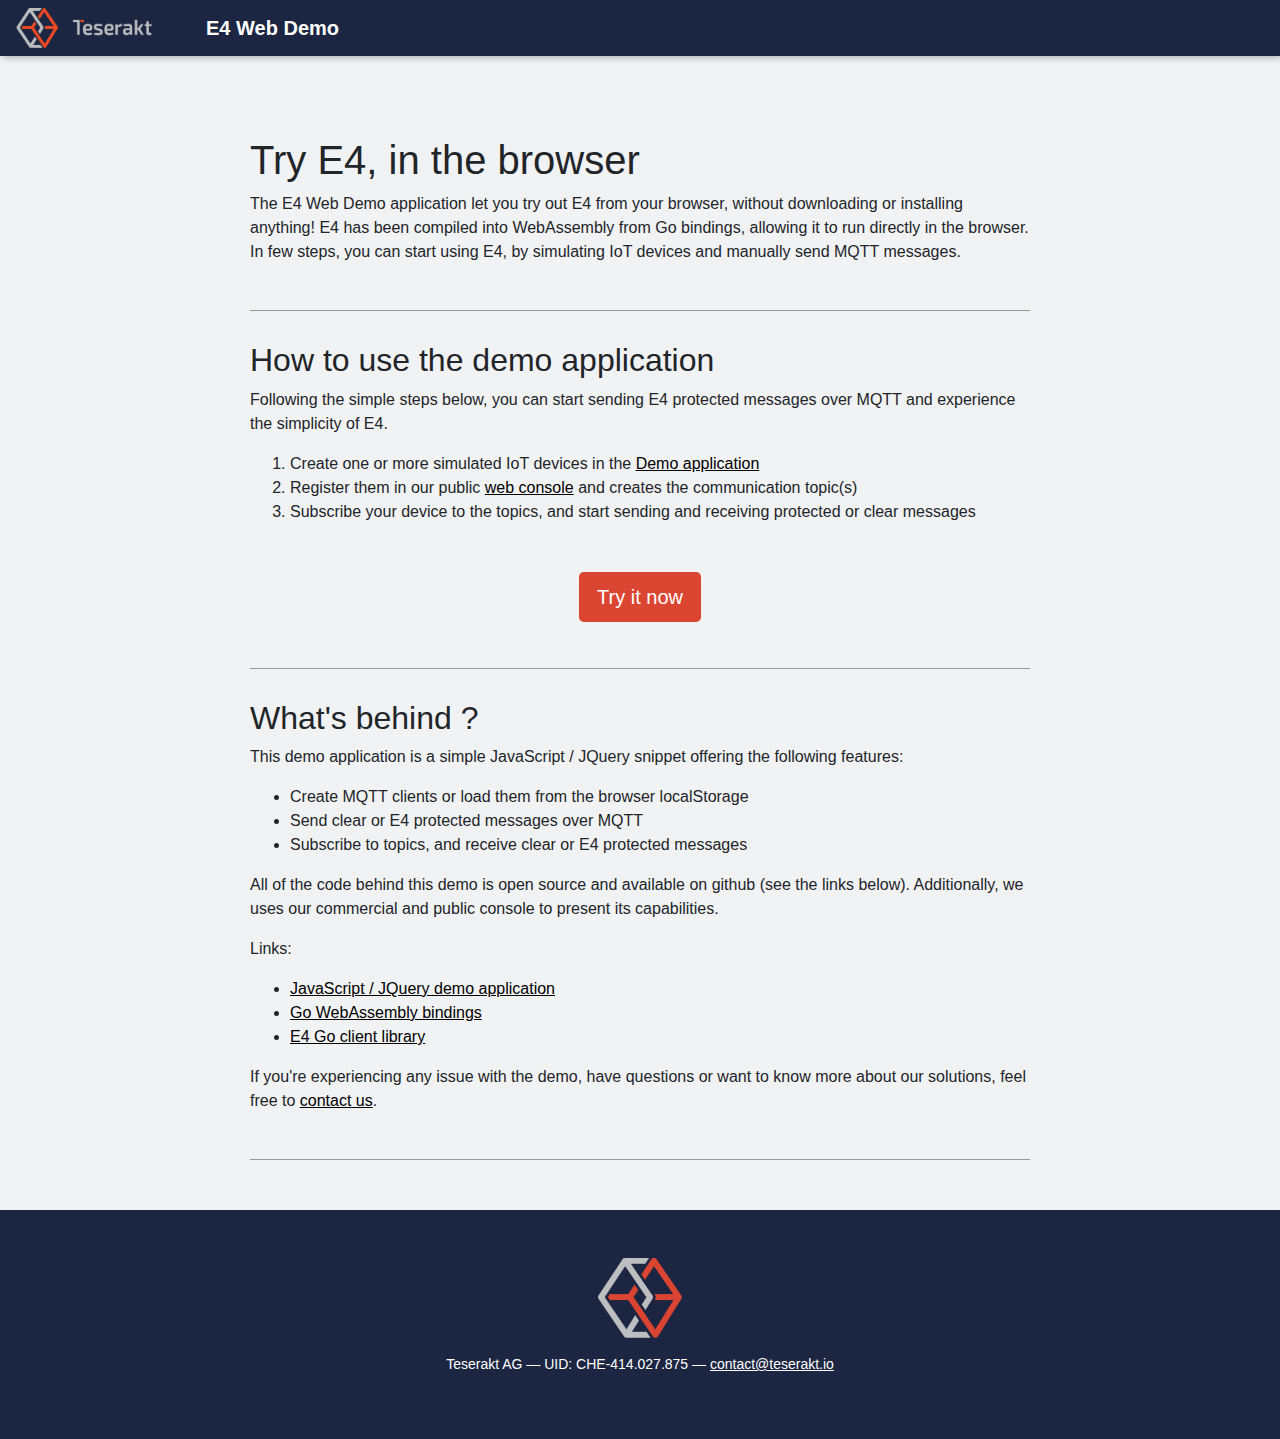
<file: public/index.html>
<!DOCTYPE html>
<html lang="en">

<head>
    <meta charset="utf-8" />
    <meta name="viewport" content="width=device-width, initial-scale=1, shrink-to-fit=no" />

    <link rel="stylesheet" href="css/bootstrap.min.css">
    <link rel="stylesheet" href="css/app.css">

    <title>E4 web demo</title>
</head>

<body>
    <nav class="navbar navbar-expand-lg navbar-dark">
        <a href="/">
            <img src="img/logo.png" width="140px" class="d-inline-block align-top" alt="Teserakt">
        </a>
        <span class="navbar-brand">E4 Web Demo</span>
    </nav>
    <div class=" container">
        <div id="content" class="row">
            <div class="row">
                <div class="section col-8 offset-2">
                    <h1>Try E4, in the browser</h1>
                    <p>
                        The E4 Web Demo application let you try out E4 from your browser, without
                        downloading or installing anything! E4 has been compiled into WebAssembly from Go bindings,
                        allowing it to run directly in the browser. In few steps, you can start using E4, by simulating
                        IoT devices and manually send MQTT messages.
                    </p>
                </div>
                <div class="section col-8 offset-2">
                    <h2>How to use the demo application</h2>
                    <p>
                        Following the simple steps below, you can start sending E4 protected messages over MQTT and
                        experience the simplicity of E4.
                    </p>
                    <ol>
                        <li>Create one or more simulated IoT devices in the <a href="demo.html">Demo application</a>
                        </li>
                        <li>Register them in our public <a href="https://console.demo.teserakt.io/">web
                                console</a>
                            and creates the communication topic(s)
                        </li>
                        <li>Subscribe your device to the topics, and start sending and receiving protected or clear
                            messages</li>
                    </ol>
                    <p class="text-center mt-5">
                        <a class="btn btn-lg" href="demo.html">Try it now</a>
                    </p>
                </div>
                <div class="section col-8 offset-2">
                    <h2>What's behind ?</h2>
                    <p>
                        This demo application is a simple JavaScript / JQuery snippet offering the following features:
                        <ul>
                            <li>Create MQTT clients or load them from the browser localStorage</li>
                            <li>Send clear or E4 protected messages over MQTT</li>
                            <li>Subscribe to topics, and receive clear or E4 protected messages</li>
                        </ul>
                        All of the code behind this demo is open source and available on github (see the links below).
                        Additionally, we uses our commercial and public console to present its capabilities.
                    </p>
                    <p>
                        Links:
                        <ul>
                            <li><a href="https://github.com/teserakt-io/e4wasm-demo/blob/master/public/js/app.js">JavaScript
                                    / JQuery
                                    demo application</a></li>
                            <li><a href="https://github.com/teserakt-io/e4wasm-demo/blob/master/bindings/e4wasm.go">Go
                                    WebAssembly bindings</a></li>
                            <li><a href="https://github.com/teserakt-io/e4go">E4 Go client library</a></li>
                        </ul>
                    </p>
                    <p>
                        If you're experiencing any issue with the demo, have questions or want to know more about our
                        solutions, feel free to <a href="mailto:contact@teserakt.io">contact us</a>.
                    </p>
                </div>
            </div>
        </div>
    </div>

    <footer id="footer">
        <div class="container">
            <div class="row pt-5 justify-content-center">
                <div class="col-6">
                    <div class="row justify-content-center">
                        <div class="footer-logo">
                            <img src="img/logo_footer.png" alt="logo">
                        </div>
                    </div>
                    <div class="row justify-content-center pt-3 pb-5">
                        <p>
                            Teserakt AG —
                            UID: CHE‑414.027.875 —
                            <a class="wt" href="mailto:contact@teserakt.io">contact@teserakt.io</a>
                        </p>
                    </div>
                </div>
            </div>
        </div>
    </footer>
    <script src="js/jquery-3.4.1.slim.min.js"></script>
    <script src="js/bootstrap.bundle.min.js"></script>
</body>

</html>
</file>
<file: public/css/app.css>
body {
    /*font-family: "Roboto", sans-serif;*/
    background-color: #f1f2f4;
}

nav {
    background-color: #1c2541;
    -webkit-box-shadow: 2px 0px 8px rgba(0, 0, 0, 0.4);
    -moz-box-shadow: 2px 0px 8px rgba(0, 0, 0, 0.4);
    box-shadow: 2px 0px 8px rgba(0, 0, 0, 0.4);
}

nav h1 {
    color: #f1f2f4;
    text-align: center;
}

nav .navbar-brand {
    font-weight: 800;
    padding-left: 50px;
}

a {
    text-decoration: underline;
    color: #000;
}

.wt {
    color: #FFF;
}

a:hover, a:focus {
    outline: none;
    text-decoration: underline;
}

.btn {
    background: #db4632;
    color: #FFF;
    text-decoration: none;
    border: 2px solid transparent;
}

.btn:hover {
    color: #db4632;
    border-color: #db4632;
    background: #fff;
    border-color: #db4632;
    text-decoration: none;
}

footer {
    margin-top: 50px;
    background-color: #1c2541;
    background-size: cover;
    background-attachment: fixed;
    min-height: 200px;
    color: #fff;
    font-size: 14px;
}

footer .footer-logo img {
    max-height: 80px;
}

#content {
    min-height: 650px;
}

#content h1 {
    padding-top: 50px;
}

.section {
    padding: 30px 0;
    border-bottom: 1px solid #999;
}

#messages {
    min-height: 500px;
    max-height: 500px;
    background-color: black;
    color: lightgray;
    border: 2px lightgray inset;
    padding: 10px;
    font-family: monospace;
    height: 100%;
    word-break: break-all;
    overflow-y: scroll;
    overflow-x: hidden;
}

#messages p {
    margin-bottom: 0;
}

input:invalid {
    box-shadow: none;
}

#loader {
    width: 100%;
    height: 100%;
    z-index: 100;
    text-align: center;
    font-size: 50px;
    background-color: white;
    position: absolute;
}

div.savedClient .btn {
    margin: 5px 0;
}

/*
div.savedClient {
    background-color: #a0a0a0;
    margin: 5px 0;
}

div.savedClient a {
    padding: 15px 20px;
    text-decoration: none;
    color: black;
}

div.savedClient:hover {
    border: 1px inset lightgray;
}
*/
</file>
